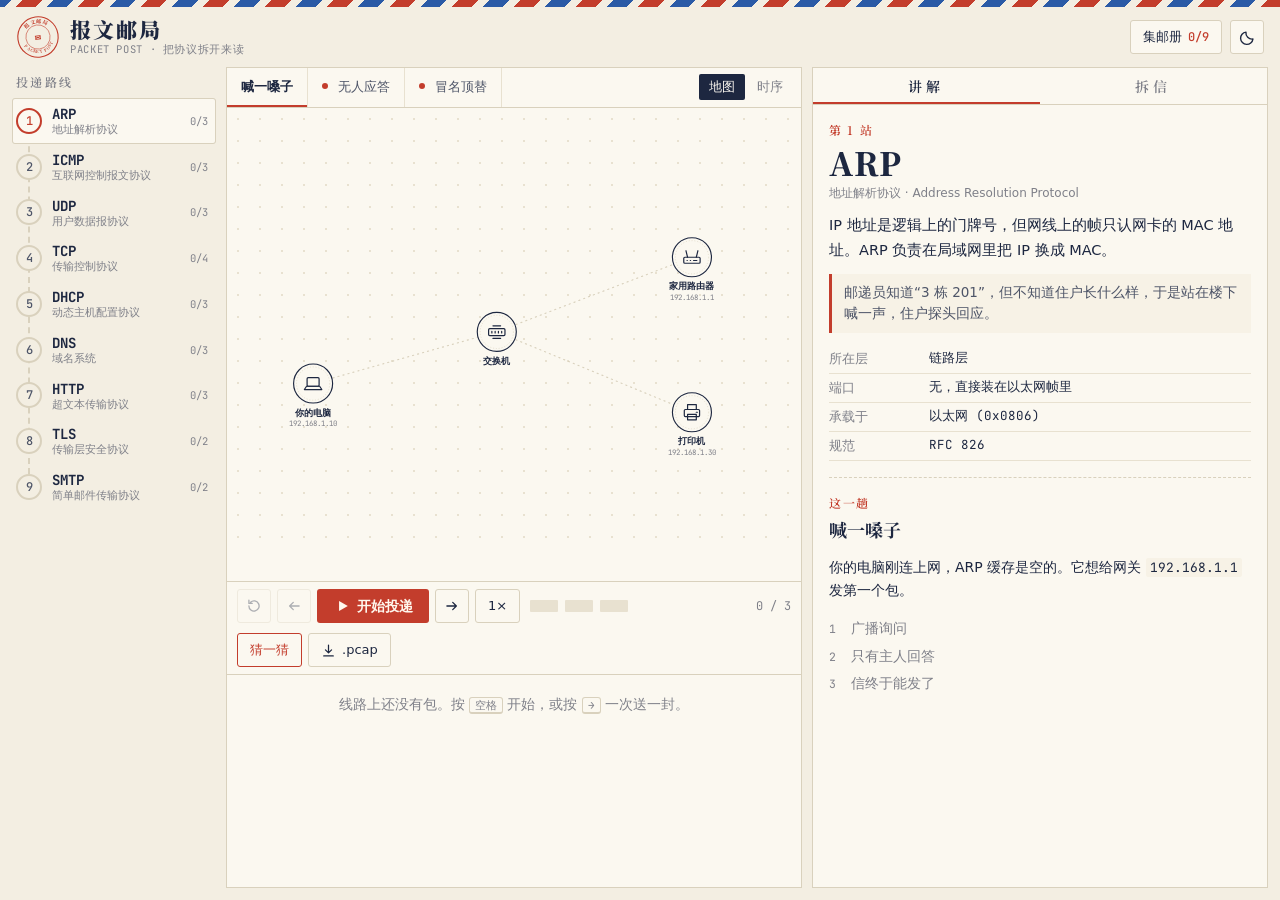
<file: index.html>
<!doctype html>
<html lang="zh-CN">
<head>
  <meta charset="utf-8" />
  <meta name="viewport" content="width=device-width, initial-scale=1" />
  <title>报文邮局</title>
  <meta name="description" content="把网络协议拆开来读。每个数据包都是一封信，里面是真实的字节。" />
  <link rel="preconnect" href="https://fonts.googleapis.com" />
  <link rel="preconnect" href="https://fonts.gstatic.com" crossorigin />
  <link rel="stylesheet" media="print" onload="this.media='all'" href="https://fonts.googleapis.com/css2?family=JetBrains+Mono:wght@400;500;700&family=Noto+Serif+SC:wght@600;900&display=swap" />
  <link rel="stylesheet" href="css/style.css" />
</head>
<body>
  <div class="airmail" aria-hidden="true"></div>

  <header class="top">
    <a class="brand" href="#/arp/normal" aria-label="报文邮局首页">
      <span id="brand-mark"></span>
      <span class="brand-t"><b>报文邮局</b><em>PACKET POST · 把协议拆开来读</em></span>
    </a>
    <div class="top-actions">
      <button id="btn-album" class="tool">集邮册 <b id="album-count">0/9</b></button>
      <button id="btn-theme" class="tool icon" aria-label="切换主题"></button>
    </div>
  </header>

  <main class="app">
    <nav id="nav" class="route" aria-label="协议路线"></nav>

    <section class="desk" aria-label="投递台">
      <div class="desk-head">
        <div id="scenarios" class="scenarios" role="tablist" aria-label="场景"></div>
        <div class="views" role="group" aria-label="视图">
          <button data-view="map">地图</button>
          <button data-view="seq">时序</button>
        </div>
      </div>

      <div class="stage">
        <svg id="map" viewBox="0 0 1000 500" preserveAspectRatio="xMidYMid meet" role="img" aria-label="网络地图"></svg>
        <div id="seq" class="seq hide"></div>
        <div id="quiz" class="quiz" hidden></div>
      </div>

      <div id="caption" class="caption empty" aria-live="polite"></div>

      <div class="controls">
        <div class="ctl-main">
          <button id="btn-reset" class="tool icon" aria-label="回到开头" title="回到开头 (R)"><svg class="ic" viewBox="0 0 22 22" width="16" height="16" fill="none" stroke="currentColor" stroke-width="1.8" stroke-linecap="round" stroke-linejoin="round" aria-hidden="true"><path d="M4 11a7 7 0 1 0 2.300-5.200M4 3v4.500h4.500"/></svg></button>
          <button id="btn-prev" class="tool icon" aria-label="上一个包" title="上一个包 (←)"><svg class="ic" viewBox="0 0 22 22" width="16" height="16" fill="none" stroke="currentColor" stroke-width="1.8" stroke-linecap="round" stroke-linejoin="round" aria-hidden="true"><path d="M18 11H5M10 6l-5 5 5 5"/></svg></button>
          <button id="btn-play" class="play" title="播放 / 暂停 (空格)"></button>
          <button id="btn-next" class="tool icon" aria-label="下一个包" title="下一个包 (→)"><svg class="ic" viewBox="0 0 22 22" width="16" height="16" fill="none" stroke="currentColor" stroke-width="1.8" stroke-linecap="round" stroke-linejoin="round" aria-hidden="true"><path d="M4 11h13M12 6l5 5-5 5"/></svg></button>
          <button id="speed" class="tool" aria-label="播放速度" title="播放速度">1×</button>
        </div>
        <div id="ticks" class="ticks" aria-label="时间轴"></div>
        <span id="counter" class="counter">0 / 0</span>
        <div class="ctl-side">
          <button id="quiz-toggle" class="tool toggle" title="发送前先猜下一步">猜一猜</button>
          <button id="btn-pcap" class="tool" title="导出当前场景，可用 Wireshark 打开">
            <svg class="ic" viewBox="0 0 22 22" width="15" height="15" fill="none" stroke="currentColor" stroke-width="1.8" stroke-linecap="round" stroke-linejoin="round" aria-hidden="true"><path d="M11 3v11M6.500 10L11 14.500 15.500 10M4 19h14"/></svg>
            <span>.pcap</span>
          </button>
        </div>
      </div>

      <div id="log" class="log" aria-label="抓包日志"></div>
    </section>

    <aside class="side" aria-label="详情">
      <div class="tabs" role="tablist">
        <button data-tab="story" role="tab">讲解</button>
        <button data-tab="open" role="tab">拆信</button>
      </div>
      <div id="tab-story" class="tab-body"></div>
      <div id="tab-open" class="tab-body" hidden></div>
    </aside>
  </main>

  <dialog id="album" class="album" aria-label="集邮册">
    <header>
      <div><h2>集邮册</h2><span class="album-count"></span></div>
      <button id="album-close" class="tool icon" aria-label="关闭"><svg class="ic" viewBox="0 0 22 22" width="16" height="16" fill="none" stroke="currentColor" stroke-width="1.8" stroke-linecap="round" aria-hidden="true"><path d="M5 5l12 12M17 5L5 17"/></svg></button>
    </header>
    <p class="album-lead">走完一个协议的主线场景，就能得到一枚邮票。邮票上的面值是它的端口号或协议号。</p>
    <div class="album-grid"></div>
    <footer><button id="album-reset" class="ghost">清空进度</button></footer>
  </dialog>

  <div id="toast" class="toast" role="status"></div>

  <script type="module" src="js/app.js"></script>
</body>
</html>
</file>
<file: css/style.css>
/* 报文邮局：航空信封的纸、蓝黑墨水、朱红印泥 */

:root {
  --paper: #f3eee2;
  --sheet: #fbf8f0;
  --sheet-2: #f7f2e6;
  --ink: #1d2740;
  --ink-2: #4e5568;
  --ink-3: #7f8089;
  --line: #d9d1bd;
  --line-2: #e8e1d0;
  --stamp: #c33d2c;
  --stamp-ink: #fff8ee;
  --air-blue: #2a5aa6;
  --ok: #2f7d5b;
  --hl: #ffe08a;
  --hl-ink: #1d2740;

  --t-eth: #77705f;
  --t-arp: #96602a;
  --t-ip: #2a5aa6;
  --t-icmp: #b0741a;
  --t-tcp: #2f7d5b;
  --t-data: #2f7d5b;
  --t-udp: #1f8791;
  --t-dhcp: #a64a7a;
  --t-dns: #7648a6;
  --t-http: #c33d2c;
  --t-tls: #30417a;
  --t-smtp: #c0622a;
  --t-ntp: #5e7d24;

  --serif: 'Noto Serif SC', 'Source Han Serif SC', 'Songti SC', STSong, serif;
  --sans: 'PingFang SC', 'Noto Sans CJK SC', 'Microsoft YaHei', system-ui, sans-serif;
  --mono: 'JetBrains Mono', 'SFMono-Regular', Menlo, Consolas, 'Noto Sans Mono CJK SC', monospace;
  color-scheme: light;
}

@media (prefers-color-scheme: dark) {
  :root:not([data-theme='light']) {
    --paper: #14161c; --sheet: #1b1e26; --sheet-2: #20242d; --ink: #ece6d8; --ink-2: #b4b0a6; --ink-3: #868680;
    --line: #333845; --line-2: #2a2e39; --stamp: #e8604c; --stamp-ink: #1a1210; --air-blue: #7aa5ee; --ok: #5cbd92; --hl: #ffd466; --hl-ink: #1a1a1a;
    --t-eth: #a9a290; --t-arp: #d09a5e; --t-ip: #7aa5ee; --t-icmp: #e0a94e; --t-tcp: #5cbd92; --t-data: #5cbd92; --t-udp: #52c0ca;
    --t-dhcp: #dc86b4; --t-dns: #b58fe4; --t-http: #ef7c6a; --t-tls: #9aaaf0; --t-smtp: #eb9560; --t-ntp: #a6c866;
    color-scheme: dark;
  }
}
:root[data-theme='dark'] {
  --paper: #14161c; --sheet: #1b1e26; --sheet-2: #20242d; --ink: #ece6d8; --ink-2: #b4b0a6; --ink-3: #868680;
  --line: #333845; --line-2: #2a2e39; --stamp: #e8604c; --stamp-ink: #1a1210; --air-blue: #7aa5ee; --ok: #5cbd92; --hl: #ffd466; --hl-ink: #1a1a1a;
  --t-eth: #a9a290; --t-arp: #d09a5e; --t-ip: #7aa5ee; --t-icmp: #e0a94e; --t-tcp: #5cbd92; --t-data: #5cbd92; --t-udp: #52c0ca;
  --t-dhcp: #dc86b4; --t-dns: #b58fe4; --t-http: #ef7c6a; --t-tls: #9aaaf0; --t-smtp: #eb9560; --t-ntp: #a6c866;
  color-scheme: dark;
}

.t-eth { --tone: var(--t-eth); } .t-arp { --tone: var(--t-arp); } .t-ip { --tone: var(--t-ip); }
.t-icmp { --tone: var(--t-icmp); } .t-tcp { --tone: var(--t-tcp); } .t-data { --tone: var(--t-data); }
.t-udp { --tone: var(--t-udp); } .t-dhcp { --tone: var(--t-dhcp); } .t-dns { --tone: var(--t-dns); }
.t-http { --tone: var(--t-http); } .t-tls { --tone: var(--t-tls); } .t-smtp { --tone: var(--t-smtp); }
.t-ntp { --tone: var(--t-ntp); }

* { box-sizing: border-box; }
html, body { height: 100%; }
body {
  margin: 0;
  display: grid;
  grid-template-rows: auto auto minmax(0, 1fr);
  background: var(--paper);
  color: var(--ink);
  font: 14px/1.6 var(--sans);
  -webkit-font-smoothing: antialiased;
}
button { font: inherit; color: inherit; background: none; border: 0; padding: 0; cursor: pointer; }
button:disabled { opacity: .35; cursor: default; }
:focus-visible { outline: 2px solid var(--air-blue); outline-offset: 2px; }
code { font: .92em var(--mono); background: var(--sheet-2); padding: 1px 4px; border-radius: 2px; overflow-wrap: anywhere; }
kbd { font: 11px var(--mono); border: 1px solid var(--line); border-bottom-width: 2px; border-radius: 3px; padding: 0 5px; background: var(--sheet); }
.hide { display: none !important; }
.muted { color: var(--ink-3); }

/* 航空信封的斜纹 */
.airmail {
  height: 7px;
  background: repeating-linear-gradient(-45deg, var(--stamp) 0 14px, var(--paper) 14px 22px, var(--air-blue) 22px 36px, var(--paper) 36px 44px);
}

.top { display: flex; align-items: center; justify-content: space-between; gap: 16px; padding: 8px 16px; }
.brand { display: flex; align-items: center; gap: 10px; color: inherit; text-decoration: none; }
#brand-mark { color: var(--stamp); display: flex; transform: rotate(-8deg); }
#brand-mark text { font-family: var(--serif); }
.brand-t { display: flex; flex-direction: column; line-height: 1.2; }
.brand-t b { font: 900 21px/1.15 var(--serif); letter-spacing: .1em; }
.brand-t em { font: 10.500px var(--mono); color: var(--ink-3); letter-spacing: .06em; font-style: normal; }
.top-actions { display: flex; gap: 8px; }

.tool {
  display: inline-flex; align-items: center; justify-content: center; gap: 6px;
  height: 34px; padding: 0 12px; border: 1px solid var(--line); border-radius: 3px; background: var(--sheet);
  font-size: 13px; white-space: nowrap; transition: border-color .15s, color .15s;
}
.tool:not(:disabled):hover { border-color: var(--ink); }
.tool.icon { width: 34px; padding: 0; }
.tool b { font: 500 12px var(--mono); color: var(--stamp); }
.tool.toggle.on { border-color: var(--stamp); color: var(--stamp); }

.app {
  display: grid;
  grid-template-columns: 204px minmax(0, 1fr) 456px;
  gap: 10px;
  padding: 0 12px 12px;
  min-height: 0;
}

/* 路线 */
.route { min-height: 0; overflow-y: auto; }
.nav-title { font: 600 12px var(--serif); letter-spacing: .2em; color: var(--ink-3); padding: 6px 4px 8px; }
.route ol { list-style: none; margin: 0; padding: 0; position: relative; }
.route ol::before { content: ''; position: absolute; left: 16px; top: 18px; bottom: 26px; border-left: 2px dashed var(--line); }
.stop {
  position: relative; display: grid; grid-template-columns: 26px 1fr auto; align-items: center; gap: 10px;
  width: 100%; padding: 7px 8px 7px 4px; text-align: left; border-radius: 3px;
}
.stop:hover { background: var(--sheet); }
.stop.on { background: var(--sheet); box-shadow: inset 0 0 0 1px var(--line); }
.stop-dot {
  width: 26px; height: 26px; display: grid; place-items: center; border-radius: 50%;
  border: 2px solid var(--line); background: var(--paper); font: 500 12px var(--mono); color: var(--ink-2);
}
.stop.on .stop-dot { border-color: var(--stamp); color: var(--stamp); background: var(--sheet); }
.stop.earned .stop-dot { background: var(--stamp); border-color: var(--stamp); color: var(--stamp-ink); }
.stop-t { display: flex; flex-direction: column; min-width: 0; line-height: 1.25; }
.stop-t b { font: 700 14px var(--mono); }
.stop-t em { font-style: normal; font-size: 11px; color: var(--ink-3); white-space: nowrap; overflow: hidden; text-overflow: ellipsis; }
.stop-n { font: 10.500px var(--mono); color: var(--ink-3); }

/* 投递台 */
.desk { display: grid; grid-template-rows: auto minmax(180px, 1fr) auto auto minmax(120px, 26%); min-height: 0; min-width: 0; background: var(--sheet); border: 1px solid var(--line); }
.desk-head { display: flex; align-items: stretch; justify-content: space-between; gap: 12px; border-bottom: 1px solid var(--line); }
.scenarios { display: flex; overflow-x: auto; scrollbar-width: none; min-width: 0; }
.sc { position: relative; padding: 9px 14px; font-size: 13px; color: var(--ink-2); white-space: nowrap; border-right: 1px solid var(--line-2); }
.sc:hover { color: var(--ink); }
.sc.fault::before { content: ''; display: inline-block; width: 6px; height: 6px; margin-right: 6px; border-radius: 50%; background: var(--stamp); vertical-align: 2px; }
.sc.on { color: var(--ink); font-weight: 600; box-shadow: inset 0 -2px 0 var(--stamp); }
.sc-ok { font-style: normal; color: var(--ok); margin-right: 5px; font-size: 12px; }
.views { display: flex; flex: none; align-items: center; padding: 0 8px; gap: 2px; }
.views button { padding: 3px 10px; font-size: 12.500px; color: var(--ink-3); border-radius: 2px; }
.views button.on { background: var(--ink); color: var(--sheet); }

.stage { position: relative; min-height: 0; overflow: hidden; background-image: radial-gradient(var(--line-2) 1px, transparent 1.300px); background-size: 22px 22px; }
#map { width: 100%; height: 100%; display: block; }

.wire { stroke: var(--line); stroke-width: 2; stroke-dasharray: 2 7; stroke-linecap: round; transition: stroke .2s; }
.wire.hot { stroke: var(--ink-2); stroke-width: 2.500; }
.wire.ghost { stroke: var(--ink-3); }
.node .ring { fill: var(--sheet); stroke: var(--ink); stroke-width: 2; }
.node .ring-in { fill: none; stroke: var(--line); stroke-width: 1; stroke-dasharray: 2 3; }
.node .ring-pulse { fill: none; stroke: var(--stamp); stroke-width: 2; opacity: 0; transform-box: fill-box; transform-origin: center; }
.node.ping .ring-pulse { animation: ping .7s ease-out; }
@keyframes ping { from { opacity: .9; transform: scale(1); } to { opacity: 0; transform: scale(1.5); } }
.node .glyph { color: var(--ink); }
.node.from .ring { stroke: var(--air-blue); stroke-width: 3; }
.node.to .ring { stroke: var(--stamp); stroke-width: 3; }
.n-label { font: 600 16px var(--sans); fill: var(--ink); }
.n-ip { font: 13px var(--mono); fill: var(--ink-3); }
.float-tag { font: 700 13px var(--mono); fill: var(--stamp); animation: rise 1.100s ease-out forwards; }
@keyframes rise { from { opacity: 0; transform: translateY(8px); } 25% { opacity: 1; } to { opacity: 0; transform: translateY(-14px); } }

.env { cursor: pointer; }
.env.ghost { cursor: default; opacity: .4; pointer-events: none; }
.env:focus { outline: none; }
.env-body rect { fill: var(--sheet); stroke: var(--tone); stroke-width: 2.500; }
.env-body path { fill: none; stroke: var(--tone); stroke-width: 2; }
.env:hover .env-body rect, .env:focus-visible .env-body rect { fill: var(--tone); }
.env:hover .env-body path, .env:focus-visible .env-body path { stroke: var(--sheet); }
.env-tag rect { fill: var(--tone); }
.env-tag text { font: 700 13.500px var(--mono); fill: var(--sheet); }
.env.torn { opacity: .75; }
.env.torn .env-body rect { stroke-dasharray: 5 3; }
.stop-mark text { font: 700 14px var(--sans); fill: var(--stamp); }

/* 时序 */
.seq { position: absolute; inset: 0; overflow: auto; scrollbar-gutter: stable; background: var(--sheet); }
.sq-heads { position: sticky; top: 0; height: 46px; background: var(--sheet); border-bottom: 1px solid var(--line); z-index: 1; }
.sq-head { position: absolute; top: 5px; transform: translateX(-50%); display: flex; flex-direction: column; align-items: center; white-space: nowrap; line-height: 1.25; }
.sq-head b { font-size: 12.500px; }
.sq-head span { font: 10.500px var(--mono); color: var(--ink-3); }
.sq-svg { display: block; }
.sq-life { stroke: var(--line); stroke-dasharray: 3 4; }
.sq-band, .sq-row { opacity: 0; pointer-events: none; }
.sq-band.on, .sq-row.on { opacity: 1; pointer-events: auto; }
.sq-band text { font: 600 12px var(--serif); fill: var(--ink-3); }
.sq-band line { stroke: var(--line-2); }
.sq-row { cursor: pointer; }
.sq-hit { fill: transparent; }
.sq-row:hover .sq-hit { fill: var(--sheet-2); }
.sq-row.sel .sq-hit { fill: color-mix(in srgb, var(--tone) 12%, transparent); }
.sq-time { font: 10.500px var(--mono); fill: var(--ink-3); }
.sq-arrow { stroke: var(--tone); stroke-width: 2; }
.sq-ghost { stroke: var(--tone); stroke-width: 1.500; stroke-dasharray: 4 4; opacity: .55; }
.sq-label { font: 700 12px var(--mono); fill: var(--tone); paint-order: stroke; stroke: var(--sheet); stroke-width: 4; }
.sq-x { fill: none; stroke: var(--stamp); stroke-width: 2.500; }
.sq-row.fresh .sq-arrow { stroke-dasharray: 800; animation: draw .7s ease-out; }
@keyframes draw { from { stroke-dashoffset: 800; } to { stroke-dashoffset: 0; } }

/* 猜一猜 */
.quiz { position: absolute; inset: 0; display: grid; place-items: center; padding: 14px; background: color-mix(in srgb, var(--paper) 72%, transparent); overflow: auto; z-index: 2; }
.quiz[hidden] { display: none; }
.quiz-card { width: min(560px, 100%); background: var(--sheet); border: 1px solid var(--ink); box-shadow: 5px 5px 0 var(--stamp); padding: 16px 18px; animation: pop .22s ease-out; }
@keyframes pop { from { opacity: 0; transform: translateY(8px); } }
.quiz-kicker { font: 600 12px var(--serif); color: var(--stamp); letter-spacing: .14em; }
.quiz-q { font: 600 17px/1.5 var(--serif); margin: 4px 0 12px; }
.quiz-opts { display: grid; gap: 6px; }
.quiz-opts button { display: flex; gap: 10px; align-items: center; text-align: left; padding: 7px 10px; border: 1px solid var(--line); border-radius: 3px; }
.quiz-opts button:not(:disabled):hover { border-color: var(--ink); background: var(--sheet-2); }
.quiz-opts button:disabled { opacity: 1; color: var(--ink-3); }
.quiz-opts button.right { border-color: var(--ok); color: var(--ink); background: color-mix(in srgb, var(--ok) 13%, transparent); }
.quiz-opts button.wrong { border-color: var(--stamp); color: var(--ink); background: color-mix(in srgb, var(--stamp) 11%, transparent); }
.quiz-why { margin-top: 10px; font-size: 13.500px; color: var(--ink-2); }
.quiz-why b { color: var(--ink); margin-right: 4px; }
.quiz-foot { display: flex; justify-content: flex-end; margin-top: 10px; }
.primary { display: inline-flex; gap: 6px; align-items: center; padding: 7px 14px; background: var(--stamp); color: var(--stamp-ink); font-weight: 600; border-radius: 3px; }
.primary:hover { filter: brightness(1.08); }
.ghost { padding: 6px 12px; color: var(--ink-3); border-radius: 3px; font-size: 13px; }
.ghost:hover { color: var(--ink); background: var(--sheet-2); }

.caption { display: flex; gap: 10px; align-items: baseline; padding: 7px 14px; min-height: 37px; border-top: 1px solid var(--line-2); font-size: 13.500px; }
.caption p { margin: 0; }
.caption span { flex: none; min-width: 22px; text-align: center; font: 700 11.500px/18px var(--mono); color: var(--sheet); background: var(--tone); border-radius: 2px; }
.caption.empty { visibility: hidden; }

.controls { display: flex; align-items: center; gap: 10px; padding: 7px 10px; border-top: 1px solid var(--line); flex-wrap: wrap; }
.ctl-main, .ctl-side { display: flex; gap: 6px; flex: none; }
.play { display: inline-flex; align-items: center; justify-content: center; gap: 7px; height: 34px; min-width: 112px; padding: 0 14px; background: var(--stamp); color: var(--stamp-ink); font-weight: 600; border-radius: 3px; white-space: nowrap; }
.play:hover { filter: brightness(1.08); }
.ticks { display: flex; flex: 1 1 120px; min-width: 100px; gap: 2px; align-items: center; height: 26px; }
.tick { flex: 1 1 0; max-width: 28px; height: 12px; background: var(--line-2); border-radius: 1px; transition: height .12s; position: relative; }
.tick::after { content: ''; position: absolute; inset: -7px 0; }
.tick:hover { height: 16px; }
.tick.on { background: var(--tone); }
.tick.cur { height: 20px; }
.tick.lost.on { background: repeating-linear-gradient(90deg, var(--tone) 0 2px, transparent 2px 4px); }
.tick.gap { margin-left: 5px; }
.counter { flex: none; font: 12px var(--mono); color: var(--ink-3); min-width: 46px; text-align: right; }

/* 抓包日志 */
.log { overflow: auto; border-top: 1px solid var(--line); min-height: 0; }
.log table { width: 100%; border-collapse: collapse; font: 12px var(--mono); }
.log th { white-space: nowrap; position: sticky; top: 0; z-index: 1; background: var(--sheet-2); text-align: left; font: 600 11.500px var(--sans); color: var(--ink-3); padding: 4px 8px; border-bottom: 1px solid var(--line); }
.log td { padding: 3px 8px; border-bottom: 1px solid var(--line-2); white-space: nowrap; }
.log tr[data-n] { cursor: pointer; }
.log tbody tr:hover { background: var(--sheet-2); }
.log tr.sel { background: color-mix(in srgb, var(--tone) 13%, transparent) !important; }
.log tr.lost .c-i { color: var(--ink-3); }
.c-n, .c-s { text-align: right !important; width: 1%; }
.c-t, .c-k { width: 1%; }
.c-p { font-family: var(--sans); width: 1%; color: var(--ink-2); }
.c-i { max-width: 0; width: 100%; overflow: hidden; text-overflow: ellipsis; }
.chip { color: var(--tone); font-weight: 700; }
.lost-tag { color: var(--stamp); font-family: var(--sans); }
.log-empty { margin: 0; padding: 18px; color: var(--ink-3); text-align: center; }

/* 右栏 */
.side { display: grid; grid-template-rows: auto minmax(0, 1fr); min-height: 0; min-width: 0; background: var(--sheet); border: 1px solid var(--line); }
.tabs { display: grid; grid-template-columns: 1fr 1fr; border-bottom: 1px solid var(--line); }
.tabs button { padding: 8px; font: 600 14px var(--serif); letter-spacing: .3em; color: var(--ink-3); }
.tabs button.on { color: var(--ink); box-shadow: inset 0 -2px 0 var(--stamp); }
.tab-body { overflow: hidden auto; min-height: 0; padding: 14px 16px 20px; }
.tab-body[hidden] { display: none; }

.card + .card { margin-top: 16px; padding-top: 14px; border-top: 1px dashed var(--line); }
.kicker { font: 600 12px var(--serif); color: var(--stamp); letter-spacing: .14em; }
.kicker.fault::before { content: '● '; }
.card h2 { font: 900 32px/1.2 var(--serif); margin: 2px 0 2px; letter-spacing: .02em; }
.card h2.step-title { font-size: 24px; margin-bottom: 6px; }
.card h3 { font: 700 18px var(--serif); margin: 2px 0 4px; }
.full { margin: 0 0 10px; font-size: 12px; color: var(--ink-3); }
.lead { margin: 0 0 10px; font-size: 14.500px; line-height: 1.75; }
blockquote { margin: 0 0 12px; padding: 8px 12px; border-left: 3px solid var(--stamp); background: var(--sheet-2); font-size: 13.500px; color: var(--ink-2); }
.facts { margin: 0; display: grid; }
.facts > div { display: grid; grid-template-columns: 92px 1fr; gap: 8px; padding: 4px 0; border-bottom: 1px solid var(--line-2); }
.facts dt { font-size: 12.500px; color: var(--ink-3); }
.facts dd { margin: 0; font: 12.500px var(--mono); overflow-wrap: anywhere; }
.open-link { display: inline-flex; gap: 6px; align-items: center; margin-top: 12px; font-size: 13px; color: var(--stamp); }
.open-link:hover { text-decoration: underline; }
.steps { list-style: none; padding: 0; margin: 8px 0 0; }
.steps button { display: flex; gap: 8px; align-items: baseline; width: 100%; text-align: left; padding: 3px 0; color: var(--ink-3); font-size: 13.500px; }
.steps button:hover { color: var(--ink); }
.steps span { font: 11.500px var(--mono); min-width: 14px; }
.steps .on button { color: var(--stamp); font-weight: 600; }
.steps .past button { color: var(--ink-2); }
.outro p { margin: 4px 0 10px; }
.outro-next { display: flex; gap: 8px; flex-wrap: wrap; }

/* 拆信 */
#tab-open { padding: 0 0 20px; }
.ins-empty { padding: 26px 18px; color: var(--ink-2); }
.ins-empty .big { font: 700 19px var(--serif); color: var(--ink); margin: 0 0 6px; }
.ins-head { padding: 10px 16px; border-bottom: 1px solid var(--line-2); background: color-mix(in srgb, var(--tone) 8%, transparent); }
.ins-head > div { display: flex; align-items: baseline; gap: 8px; }
.ins-no { font: 12px var(--mono); color: var(--ink-3); }
.ins-head b { font: 700 18px var(--mono); color: var(--tone); }
.ins-head p { margin: 2px 0 0; font: 12px var(--mono); color: var(--ink-2); overflow-wrap: anywhere; }
.links { padding: 9px 16px 2px; }
.links-title { font: 600 12px var(--serif); color: var(--ink-3); letter-spacing: .1em; margin-bottom: 4px; }
.lk-row { display: flex; gap: 4px; flex-wrap: wrap; }
.lk { display: flex; gap: 5px; align-items: center; padding: 2px 8px 2px 3px; border: 1px solid var(--line); border-radius: 12px; font-size: 11.500px; color: var(--ink-3); }
.lk span { width: 17px; height: 17px; display: grid; place-items: center; border-radius: 50%; background: var(--line-2); color: var(--ink-2); font: 10.500px var(--mono); }
.lk em { font-style: normal; display: none; }
.lk.on { border-color: var(--air-blue); color: var(--ink); }
.lk.on span { background: var(--air-blue); color: var(--sheet); }
.lk.on em { display: inline; }
.diff { margin: 6px 16px 0; font-size: 12.500px; }
p.diff.ok { color: var(--ok); }
.diff p { margin: 0 0 3px; }
.diff ul { list-style: none; margin: 0; padding: 0; }
.diff li { display: flex; justify-content: space-between; gap: 10px; padding: 1px 0; }
.diff li b { font-weight: 600; white-space: nowrap; }
.diff li span { font: 11.500px var(--mono); color: var(--stamp); text-align: right; overflow-wrap: anywhere; min-width: 0; }
.sub-title { display: flex; justify-content: space-between; align-items: center; margin: 12px 16px 5px; font: 600 12px var(--serif); color: var(--ink-3); letter-spacing: .1em; }
.sub-title > span:last-child { font: 11px var(--mono); letter-spacing: 0; }
.mini { display: inline-flex; gap: 4px; align-items: center; font: 500 11.500px var(--sans); letter-spacing: 0; color: var(--ink-3); }
.mini:hover, .mini.ok { color: var(--ok); }

.bytebar { display: flex; gap: 2px; margin: 0 16px 8px; }
.bytebar button { display: flex; justify-content: space-between; gap: 4px; min-width: 0; padding: 2px 5px; background: var(--tone); color: var(--sheet); font: 700 10.500px var(--mono); overflow: hidden; }
.bytebar i { font-style: normal; font-weight: 400; opacity: .85; }
.bytebar span { overflow: hidden; text-overflow: clip; }

.stack { padding: 0 16px; }
/* 里层比外层缩进：一眼看出是信封套信封 */
.ly { margin-left: min(calc(var(--d) * 9px), 36px); border: 1px solid color-mix(in srgb, var(--tone) 55%, var(--line)); border-left-width: 3px; margin-top: 4px; }
.ly-head { display: flex; justify-content: space-between; width: 100%; padding: 4px 9px; font-size: 13px; }
.ly-head b { color: var(--tone); }
.ly-head span { font: 11px var(--mono); color: var(--ink-3); }
.ly-head::before { content: '▸'; color: var(--ink-3); margin-right: 6px; }
.ly.open .ly-head::before { content: '▾'; }
.ly-head b { margin-right: auto; }
.ly-body { display: none; padding: 0 9px 6px; }
.ly.open .ly-body { display: block; }
.ly-hint { margin: 0 0 4px; font-size: 12px; color: var(--ink-3); line-height: 1.5; }
.fd { display: grid; grid-template-columns: minmax(84px, 40%) 1fr; gap: 8px; padding: 1px 4px; border-radius: 2px; cursor: default; font-size: 12px; }
.fd-k { color: var(--ink-2); overflow-wrap: anywhere; }
.fd-v { font: 11.500px/1.6 var(--mono); overflow-wrap: anywhere; min-width: 0; }
.fd.chg .fd-k::after { content: '改'; margin-left: 5px; padding: 0 3px; font-size: 10px; color: var(--stamp-ink); background: var(--stamp); border-radius: 2px; }
.fd.hl { background: var(--hl); color: var(--hl-ink); }
.fd.hl .fd-k { color: var(--hl-ink); }

.note-bar { position: sticky; bottom: 0; z-index: 1; margin: 10px 16px 0; padding: 7px 10px; background: var(--sheet-2); border: 1px solid var(--line); font-size: 12.500px; min-height: 40px; }
.note-bar b { color: var(--tone); margin-right: 8px; }
.note-meta { font-size: 11px; color: var(--ink-3); }
.note-bar p { margin: 2px 0 0; }
.bits { margin: 4px 0 0; display: flex; flex-wrap: wrap; gap: 2px 12px; }
.bits div { display: flex; gap: 5px; }
.bits dt { color: var(--ink-3); font-size: 11.500px; }
.bits dd { margin: 0; font: 11.500px var(--mono); }

.hexdump { padding: 0 12px; font: 11px/1.6 var(--mono); }
.hx-row { display: grid; grid-template-columns: auto auto auto; justify-content: space-between; gap: 4px; }
.hx-off { color: var(--ink-3); }
.hx-b { display: grid; grid-template-columns: repeat(16, 1.540em); }
.hx-a { display: grid; grid-template-columns: repeat(16, .6em); }
.hx { font-style: normal; color: var(--tone); text-align: center; cursor: default; border-radius: 1px; }
.hx.chg { box-shadow: inset 0 -2px 0 var(--stamp); }
.hx.hl { background: var(--hl); color: var(--hl-ink); }

/* 集邮册 */
.album { width: min(780px, calc(100vw - 32px)); max-height: calc(100dvh - 32px); padding: 18px 22px; border: 1px solid var(--ink); background: var(--sheet); color: var(--ink); }
.album::backdrop { background: rgb(20 20 25 / .55); }
.album header { display: flex; justify-content: space-between; align-items: center; }
.album header > div { display: flex; align-items: baseline; gap: 10px; }
.album h2 { margin: 0; font: 900 24px var(--serif); letter-spacing: .1em; }
.album-count { font: 13px var(--mono); color: var(--stamp); }
.album-lead { margin: 4px 0 14px; color: var(--ink-2); font-size: 13px; }
.album-grid { display: grid; grid-template-columns: repeat(auto-fill, minmax(150px, 1fr)); gap: 14px; }
.album footer { margin-top: 12px; text-align: right; }

/* 打孔齿边：背景上的孔露出下面的纸 */
.stamp-in {
  position: relative; aspect-ratio: 4 / 5; padding: 14px 12px; overflow: hidden;
  display: flex; flex-direction: column; color: var(--ink-3);
  border: 1.500px dashed var(--line);
}
.stamp-no { font-size: 11px; }
.stamp-in b { font: 900 27px/1.2 var(--serif); margin-top: auto; }
.stamp-cn { font-size: 11px; }
.stamp-denom { position: absolute; top: 10px; right: 12px; font: 700 13px var(--mono); }
.stamp.earned .stamp-in { background: var(--tone); color: #fff; border: 7px solid var(--sheet); outline: 1.500px dotted var(--tone); outline-offset: -1px; }
.stamp-mark { position: absolute; right: -8px; bottom: 26px; color: rgb(255 255 255 / .82); transform: rotate(-14deg); }
.stamp-mark text { font-family: var(--serif); }
.stamp-cap { margin-top: 4px; text-align: center; font: 11px var(--mono); color: var(--ink-3); }

.toast { position: fixed; right: 24px; bottom: 24px; z-index: 20; width: 190px; padding: 12px; background: var(--sheet); border: 1px solid var(--ink); box-shadow: 4px 4px 0 var(--stamp); opacity: 0; pointer-events: none; transform: translateY(12px); }
.toast.show { animation: toast 3.600s ease forwards; }
@keyframes toast { 0% { opacity: 0; transform: scale(1.5) rotate(-6deg); } 7% { opacity: 1; transform: scale(1) rotate(0); } 90% { opacity: 1; transform: none; } 100% { opacity: 0; transform: translateY(12px); } }
.toast p { margin: 6px 0 0; font-size: 13px; }
.toast p b { margin-right: 6px; color: var(--stamp); }
.toast .stamp-cap { display: none; }

/* 窄屏：改成一列，页面滚动 */
@media (max-width: 1180px) {
  .app { grid-template-columns: 180px minmax(0, 1fr); }
  .side { grid-column: 1 / -1; height: 560px; }
  body { display: block; height: auto; }
  .desk { height: 720px; }
  .route { max-height: 720px; }
}
@media (max-width: 760px) {
  .app { grid-template-columns: minmax(0, 1fr); padding: 0 8px 12px; }
  .side { height: 620px; }
  .desk { height: auto; grid-template-rows: auto 250px auto auto 220px; }
  .route { max-height: none; overflow-x: auto; overflow-y: hidden; scrollbar-width: none; padding-bottom: 6px; }
  .nav-title { display: none; }
  .route ol { display: flex; gap: 4px; width: max-content; }
  .route ol::before { display: none; }
  .stop { grid-template-columns: 26px auto; gap: 6px; width: auto; padding: 4px 10px 4px 4px; }
  .stop-t em, .stop-n { display: none; }
  .brand-t em { display: none; }
  .play { flex: 1; }
  .ctl-main { flex: 1 1 100%; }
  .quiz-q { font-size: 15px; }
  .c-p { display: none; }
  /* 地图按比例缩小后字太小，手机上放大文字和信封，省掉 IP */
  .n-ip { display: none; }
  .n-label { font-size: 28px; transform: translateY(12px); }
  .env-body { transform: scale(1.5); }
  .env-tag { transform: translate(0, -44px) scale(1.65); }
  .float-tag { font-size: 24px; }
  .stop-mark text { font-size: 26px; }
  .hx-a { display: none; }
}

@media (prefers-reduced-motion: reduce) {
  *, *::before, *::after { animation-duration: .01ms !important; transition: none !important; }
}
</file>
